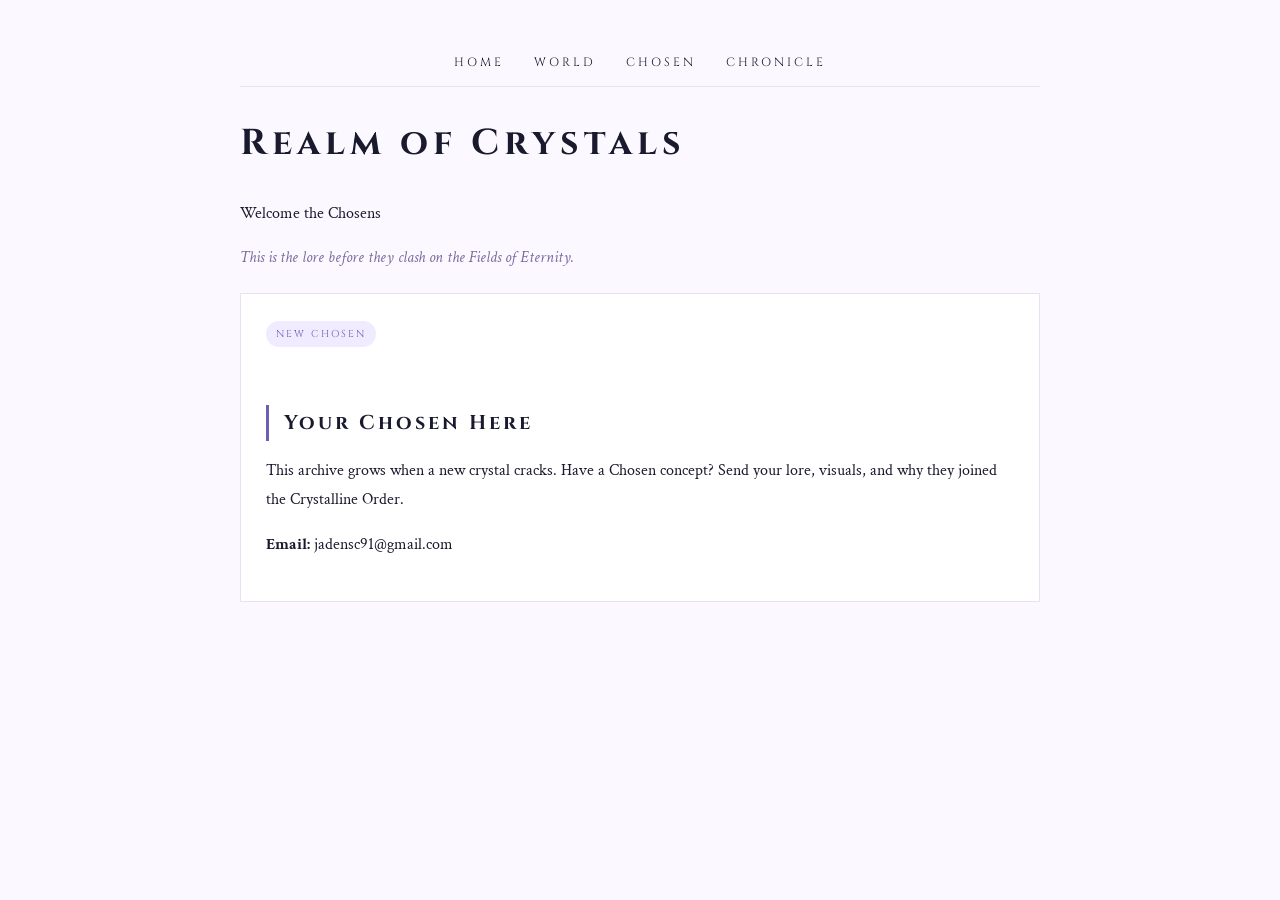
<file: index.html>
<!DOCTYPE html>
<html lang="en">
<head>
<meta charset="UTF-8">
<meta name="viewport" content="width=device-width, initial-scale=1.0">
<title>Realm of Crystals</title>
<head>
<meta charset="UTF-8">
<meta name="viewport" content="width=device-width, initial-scale=1.0">
<title>Realm of Crystals</title>
<link rel="icon" type="image/png" href="logo.png">
<link href="https://fonts.googleapis.com/..."><link href="https://fonts.googleapis.com/css2?family=Cinzel:wght@400;700&family=Crimson+Text&display=swap" rel="stylesheet">
<style>
body{margin:0;background:#fbf9ff;color:#1a1a2e;font-family:'Crimson Text',serif;line-height:1.8}
nav{position:sticky;top:0;z-index:10;background:rgba(251,249,255,0.9);backdrop-filter:blur(10px);border-bottom:1px solid #e8e0f3;padding:12px;text-align:center;font-family:'Cinzel',serif;letter-spacing:3px;font-size:12px}
nav a{margin:0 12px;color:#1a1a2e;text-decoration:none}
nav a:hover{color:#6d5fb5}
.container{max-width:800px;margin:0 auto;padding:40px 20px}
h1{font-family:'Cinzel',serif;letter-spacing:5px;font-size:36px}
h2{font-family:'Cinzel',serif;letter-spacing:3px;font-size:20px;border-left:3px solid #6d5fb5;padding-left:15px;margin:50px 0 15px 0}
.card{background:white;border:1px solid #e8e0f3;padding:25px;margin:20px 0}
.card:hover{box-shadow:0 10px 30px rgba(109,95,181,0.12)}
.tag{display:inline-block;font-family:'Cinzel',serif;font-size:10px;letter-spacing:2px;background:#f0ebff;color:#6d5fb5;padding:4px 10px;border-radius:20px;margin-bottom:8px}
.quote{border-left:2px solid #a89af0;padding-left:20px;font-style:italic;color:#555;margin:15px 0}
</style>
</head>
<body>
<div class="container">
    
<nav>
<a href="index.html">HOME</a>
<a href="world.html">WORLD</a>
<a href="characters.html">CHOSEN</a>
<a href="chronicle.html">CHRONICLE</a>
</nav>

<h1>Realm of Crystals</h1>
<p>Welcome the Chosens</p>
<p style="font-style:italic;color:#7a6a9e;">This is the lore before they clash on the Fields of Eternity.</p>

<div class="card">
<span class="tag">NEW CHOSEN</span>
<h2>Your Chosen Here</h2>
<p>This archive grows when a new crystal cracks. Have a Chosen concept? Send your lore, visuals, and why they joined the Crystalline Order.</p>
<p><b>Email:</b> jadensc91@gmail.com</p>
</div>

</div>
</body>
</html>
</file>
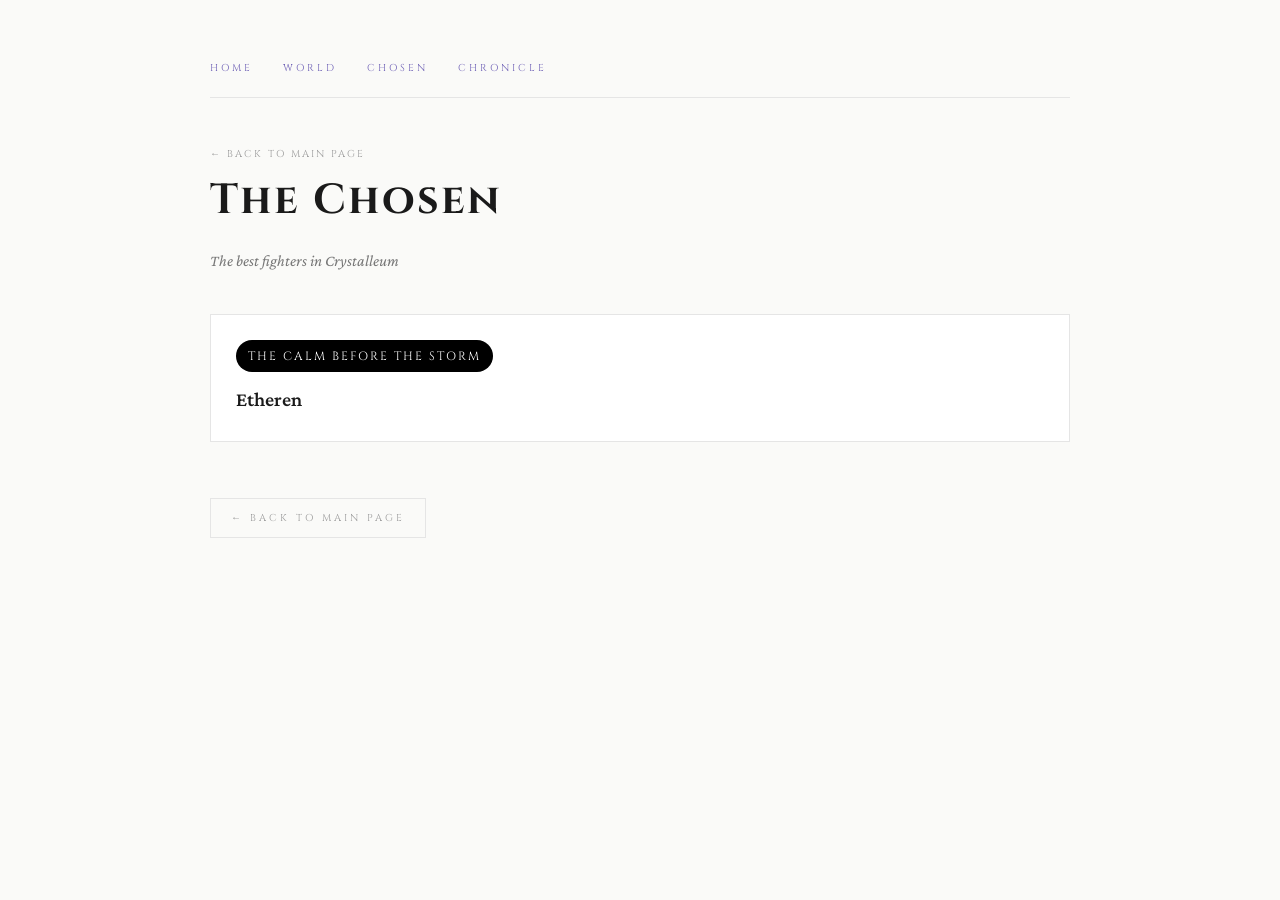
<file: characters.html>
<!DOCTYPE html>
<html lang="en">
<head>
<meta charset="UTF-8">
<meta name="viewport" content="width=device-width, initial-scale=1.0">
<title>Chosen</title>
<link rel="icon" type="image/png" href="logo.png">
<link href="https://fonts.googleapis.com/css2?family=Cinzel:wght@400;700&family=Crimson+Pro:ital,wght@0,400;0,600;1,400&display=swap" rel="stylesheet">
<style>
*{margin:0;padding:0;box-sizing:border-box}
body{font-family:'Crimson Pro',serif;background:#fafaf8;color:#1a1a1a;line-height:1.7}
.container{max-width:900px;margin:0 auto;padding:40px 20px}
nav{display:flex;gap:30px;padding:20px 0;border-bottom:1px solid #e5e5e5;margin-bottom:40px}
nav a{font-family:'Cinzel',serif;font-size:10px;letter-spacing:3px;text-decoration:none;color:#6d5fb5}
nav a:hover{color:#1a1a1a}
h1{font-family:'Cinzel',serif;font-size:42px;margin-bottom:10px;letter-spacing:2px}
.subtitle{font-style:italic;color:#777;margin-bottom:40px}
.card{background:#fff;border:1px solid #e5e5e5;padding:25px;margin-bottom:20px}
.card p{font-size:15px;color:#444;margin-top:8px}
/* TAG - BIGGER + BLACK + WHITE */
.tag{
  display:inline-block;
  font-family:'Cinzel',serif;
  font-size:12px; /* 50% bigger */
  letter-spacing:2px;
  background:black;
  color:white;
  padding:6px 12px;
  border-radius:20px;
  margin-bottom:10px
}
.name-link{
  font-family:'Crimson Pro',serif;
  font-size:20px;
  font-weight:600;
  color:#1a1a1a;
  text-decoration:none;
}
.name-link:hover{color:#6d5fb5}
</style>
</head>
<body>

<div class="container">
    
<nav>
<a href="index.html">HOME</a>
<a href="world.html">WORLD</a>
<a href="characters.html">CHOSEN</a>
<a href="chronicle.html">CHRONICLE</a>
</nav>

<a href="index.html" style="font-family:'Cinzel',serif; font-size:10px; letter-spacing:2px; color:#999; text-decoration:none;">← BACK TO MAIN PAGE</a>

<h1>The Chosen</h1>

<p class="subtitle">The best fighters in Crystalleum</p>

<div class="card">
<span class="tag">THE CALM BEFORE THE STORM</span><br>
<a href="etheren.html" class="name-link">Etheren</a>
</div>

<p style="margin-top:60px;">
<a href="index.html" style="font-family:'Cinzel',serif; font-size:10px; letter-spacing:3px; text-decoration:none; color:#999; border:1px solid #e5e5e5; padding:12px 20px;">← BACK TO MAIN PAGE</a>
</p>

</div>
</body>
</html>
</file>
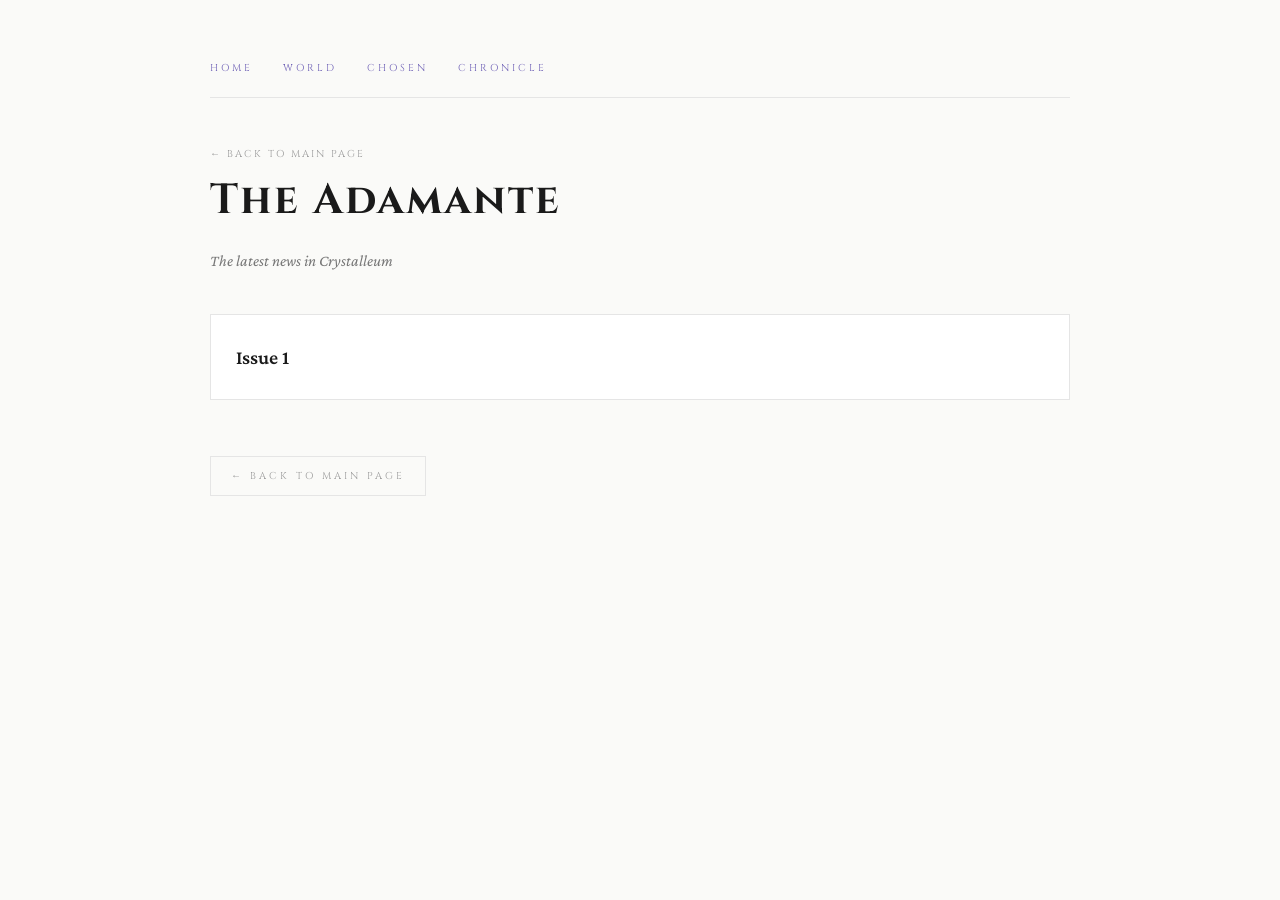
<file: chronicle.html>
<!DOCTYPE html>
<html lang="en">
<head>
<meta charset="UTF-8">
<meta name="viewport" content="width=device-width, initial-scale=1.0">
<title>Chronicle</title>
<link rel="icon" type="image/png" href="logo.png">
<link href="https://fonts.googleapis.com/css2?family=Cinzel:wght@400;700&family=Crimson+Pro:ital,wght@0,400;0,600;1,400&display=swap" rel="stylesheet">
<style>
*{margin:0;padding:0;box-sizing:border-box}
body{font-family:'Crimson Pro',serif;background:#fafaf8;color:#1a1a1a;line-height:1.7}
.container{max-width:900px;margin:0 auto;padding:40px 20px}
nav{display:flex;gap:30px;padding:20px 0;border-bottom:1px solid #e5e5e5;margin-bottom:40px}
nav a{font-family:'Cinzel',serif;font-size:10px;letter-spacing:3px;text-decoration:none;color:#6d5fb5}
nav a:hover{color:#1a1a1a}
h1{font-family:'Cinzel',serif;font-size:42px;margin-bottom:10px;letter-spacing:2px}
.subtitle{font-style:italic;color:#777;margin-bottom:40px}
.card{background:#fff;border:1px solid #e5e5e5;padding:25px;margin-bottom:20px}
.card p{font-size:15px;color:#444;margin-top:8px}
.tag{
  display:inline-block;
  font-family:'Cinzel',serif;
  font-size:12px;
  letter-spacing:2px;
  background:black;
  color:white;
  padding:6px 12px;
  border-radius:20px;
  margin-bottom:10px
}
.name-link{
  font-family:'Crimson Pro',serif;
  font-size:20px;
  font-weight:600;
  color:#1a1a1a;
  text-decoration:none;
}
.name-link:hover{color:#6d5fb5}
</style>
</head>
<body>

<div class="container">
    
<nav>
<a href="index.html">HOME</a>
<a href="world.html">WORLD</a>
<a href="characters.html">CHOSEN</a>
<a href="chronicle.html">CHRONICLE</a>
</nav>

<a href="index.html" style="font-family:'Cinzel',serif; font-size:10px; letter-spacing:2px; color:#999; text-decoration:none;">← BACK TO MAIN PAGE</a>

<h1>The Adamante</h1>

<p class="subtitle">The latest news in Crystalleum</p>

<div class="card">
<a href="issue1.html" class="name-link">Issue 1</a>
</div>

<p style="margin-top:60px;">
<a href="index.html" style="font-family:'Cinzel',serif; font-size:10px; letter-spacing:3px; text-decoration:none; color:#999; border:1px solid #e5e5e5; padding:12px 20px;">← BACK TO MAIN PAGE</a>
</p>

</div>
</body>
</html>
</file>
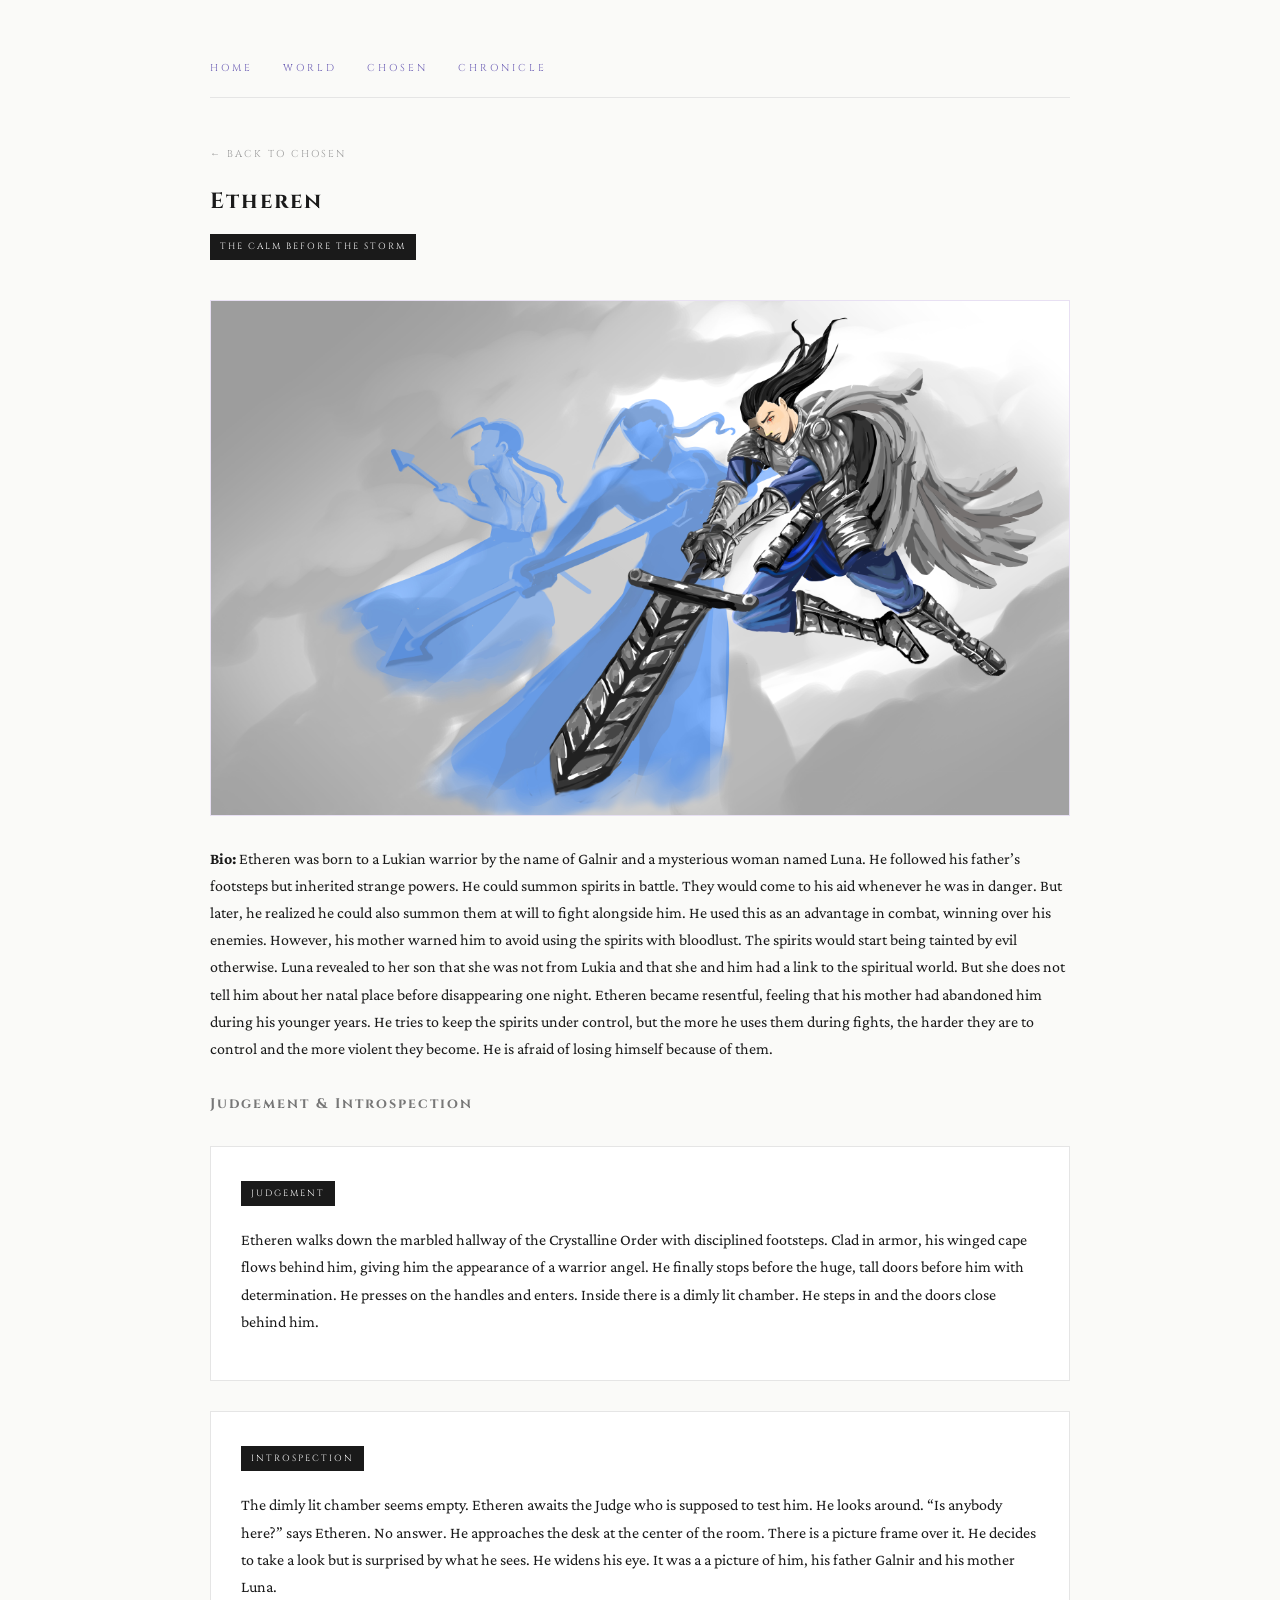
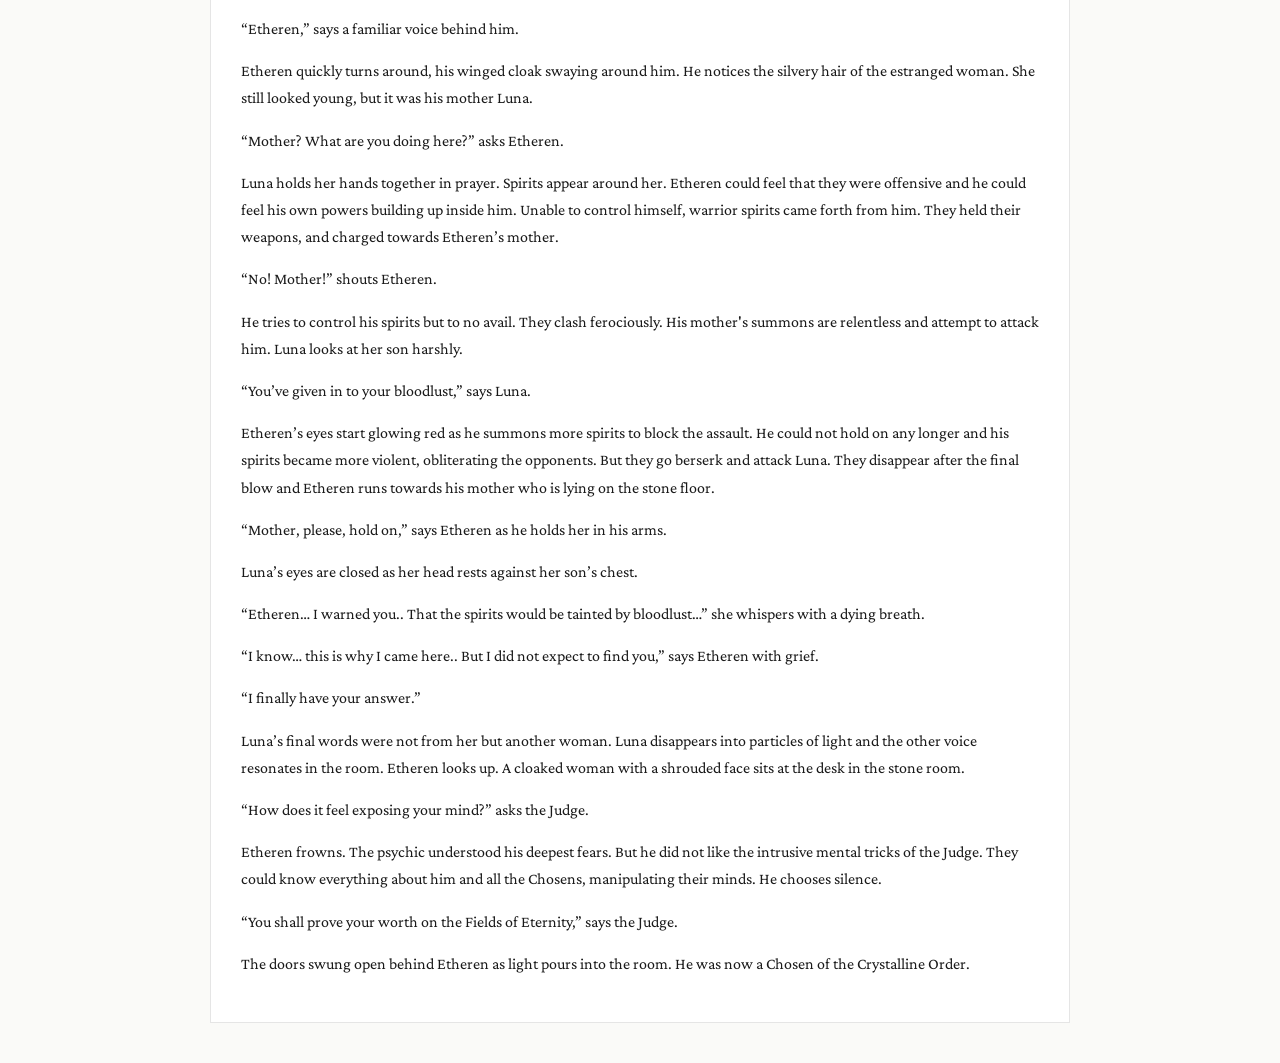
<file: etheren.html>
<!DOCTYPE html>
<html lang="en">
<head>
<meta charset="UTF-8">
<meta name="viewport" content="width=device-width, initial-scale=1.0">
<title>Etheren, the Calm Before the Storm</title>
  <link rel="icon" type="image/png" href="logo.png">
<link href="https://fonts.googleapis.com/css2?family=Cinzel:wght@400;700&family=Crimson+Pro:ital,wght@0,400;0,600;1,400&display=swap" rel="stylesheet">
<style>
*{margin:0;padding:0;box-sizing:border-box}
body{font-family:'Crimson Pro',serif;background:#fafaf8;color:#1a1a1a;line-height:1.7}
.container{max-width:900px;margin:0 auto;padding:40px 20px}
nav{display:flex;gap:30px;padding:20px 0;border-bottom:1px solid #e5e5e5;margin-bottom:40px}
nav a{font-family:'Cinzel',serif;font-size:10px;letter-spacing:3px;text-decoration:none;color:#6d5fb5}
nav a:hover{color:#1a1a1a}
h1{font-family:'Cinzel',serif;font-size:22px;margin-bottom:10px;letter-spacing:2px} /* SMALLER - BIO */
h2{font-family:'Cinzel',serif;font-size:14px;margin-top:30px;margin-bottom:10px;letter-spacing:2px;color:#777} /* SMALLER - JUDGMENT */
.subtitle{font-style:italic;color:#777;margin-bottom:30px}
.tag{display:inline-block;font-family:'Cinzel',serif;font-size:9px;letter-spacing:2px;background:#1a1a1a;color:#fff;padding:5px 10px;margin-bottom:20px}
.card{background:#fff;border:1px solid #e5e5e5;padding:30px;margin-top:30px}
.card p{margin-bottom:15px}
.back{display:inline-block;font-family:'Cinzel',serif;font-size:10px;letter-spacing:2px;color:#999;text-decoration:none;margin-bottom:20px}
.back:hover{color:#1a1a1a}
</style>
</head>
<body>
<div class="container">
  
<nav>
<a href="index.html">HOME</a>
<a href="world.html">WORLD</a>
<a href="characters.html">CHOSEN</a>
<a href="chronicle.html">CHRONICLE</a>
</nav>

<a class="back" href="characters.html">← BACK TO CHOSEN</a></a>

<h1>Etheren</h1>
<span class="tag">THE CALM BEFORE THE STORM</span>

<img src="chosen.jpg" style="width:100%;border:1px solid #e8e0f3;margin:20px 0">
<p><b>Bio:</b> Etheren was born to a Lukian warrior by the name of Galnir and a mysterious woman named Luna. He followed his father’s footsteps but inherited strange powers. He could summon spirits in battle. They would come to his aid whenever he was in danger. But later, he realized he could also summon them at will to fight alongside him. He used this as an advantage in combat, winning over his enemies. However, his mother warned him to avoid using the spirits with bloodlust. The spirits would start being tainted by evil otherwise. Luna revealed to her son that she was not from Lukia and that she and him had a link to the spiritual world. But she does not tell him about her natal place before disappearing one night. Etheren became resentful, feeling that his mother had abandoned him during his younger years. He tries to keep the spirits under control, but the more he uses them during fights, the harder they are to control and the more violent they become. He is afraid of losing himself because of them.</p>


<section id="judgement-introspection">
  <h2>Judgement & Introspection</h2>
  
  <div class="card judgement">
    <span class="tag">JUDGEMENT</span>
    <p>Etheren walks down the marbled hallway of the Crystalline Order with disciplined footsteps. Clad in armor, his winged cape flows behind him, giving him the appearance of a warrior angel. He finally stops before the huge, tall doors before him with determination. He presses on the handles and enters. Inside there is a dimly lit chamber. He steps in and the doors close behind him.
</p>
  </div>

  <div class="card introspection">
    <span class="tag">INTROSPECTION</span>
    <p>The dimly lit chamber seems empty. Etheren awaits the Judge who is supposed to test him. He looks around. “Is anybody here?” says Etheren. No answer. He approaches the desk at the center of the room. There is a picture frame over it. He decides to take a look but is surprised by what he sees. He widens his eye. It was a a picture of him, his father Galnir and his mother Luna.</p>

<p>“Etheren,” says a familiar voice behind him.</p>

<p>Etheren quickly turns around, his winged cloak swaying around him. He notices the silvery hair of the estranged woman. She still looked young, but it was his mother Luna.</p>

<p>“Mother? What are you doing here?” asks Etheren.</p>

<p>Luna holds her hands together in prayer. Spirits appear around her. Etheren could feel that they were offensive and he could feel his own powers building up inside him. Unable to control himself, warrior spirits came forth from him. They held their weapons, and charged towards Etheren’s mother.</p>

<p>“No! Mother!” shouts Etheren.</p> 

<p>He tries to control his spirits but to no avail. They clash ferociously. His mother's summons are relentless and attempt to attack him. Luna looks at her son harshly.</p>

<p>“You’ve given in to your bloodlust,” says Luna.</p>

<p>Etheren’s eyes start glowing red as he summons more spirits to block the assault. He could not hold on any longer and his spirits became more violent, obliterating the opponents. But they go berserk and attack Luna. They disappear after the final blow and Etheren runs towards his mother who is lying on the stone floor.</p> 

<p>“Mother, please, hold on,” says Etheren as he holds her in his arms.</p>

<p>Luna’s eyes are closed as her head rests against her son’s chest.</p>

<p>“Etheren… I warned you.. That the spirits would be tainted by bloodlust…” she whispers with a dying breath.</p>

<p>“I know… this is why I came here.. But I did not expect to find you,” says Etheren with grief.</p>

<p>“I finally have your answer.”</p>

<p>Luna’s final words were not from her but another woman. Luna disappears into particles of light and the other voice resonates in the room. Etheren looks up. A cloaked woman with a shrouded face sits at the desk in the stone room.</p>

<p>“How does it feel exposing your mind?” asks the Judge.</p>

<p>Etheren frowns. The psychic understood his deepest fears. But he did not like the intrusive mental tricks of the Judge. They could know everything about him and all the Chosens, manipulating their minds. He chooses silence.</p>

<p>“You shall prove your worth on the Fields of Eternity,” says the Judge.</p> 

<p>The doors swung open behind Etheren as light pours into the room. He was now a Chosen of the Crystalline Order. 
</p>
  </div>
</section>

</body>
</html>
</file>
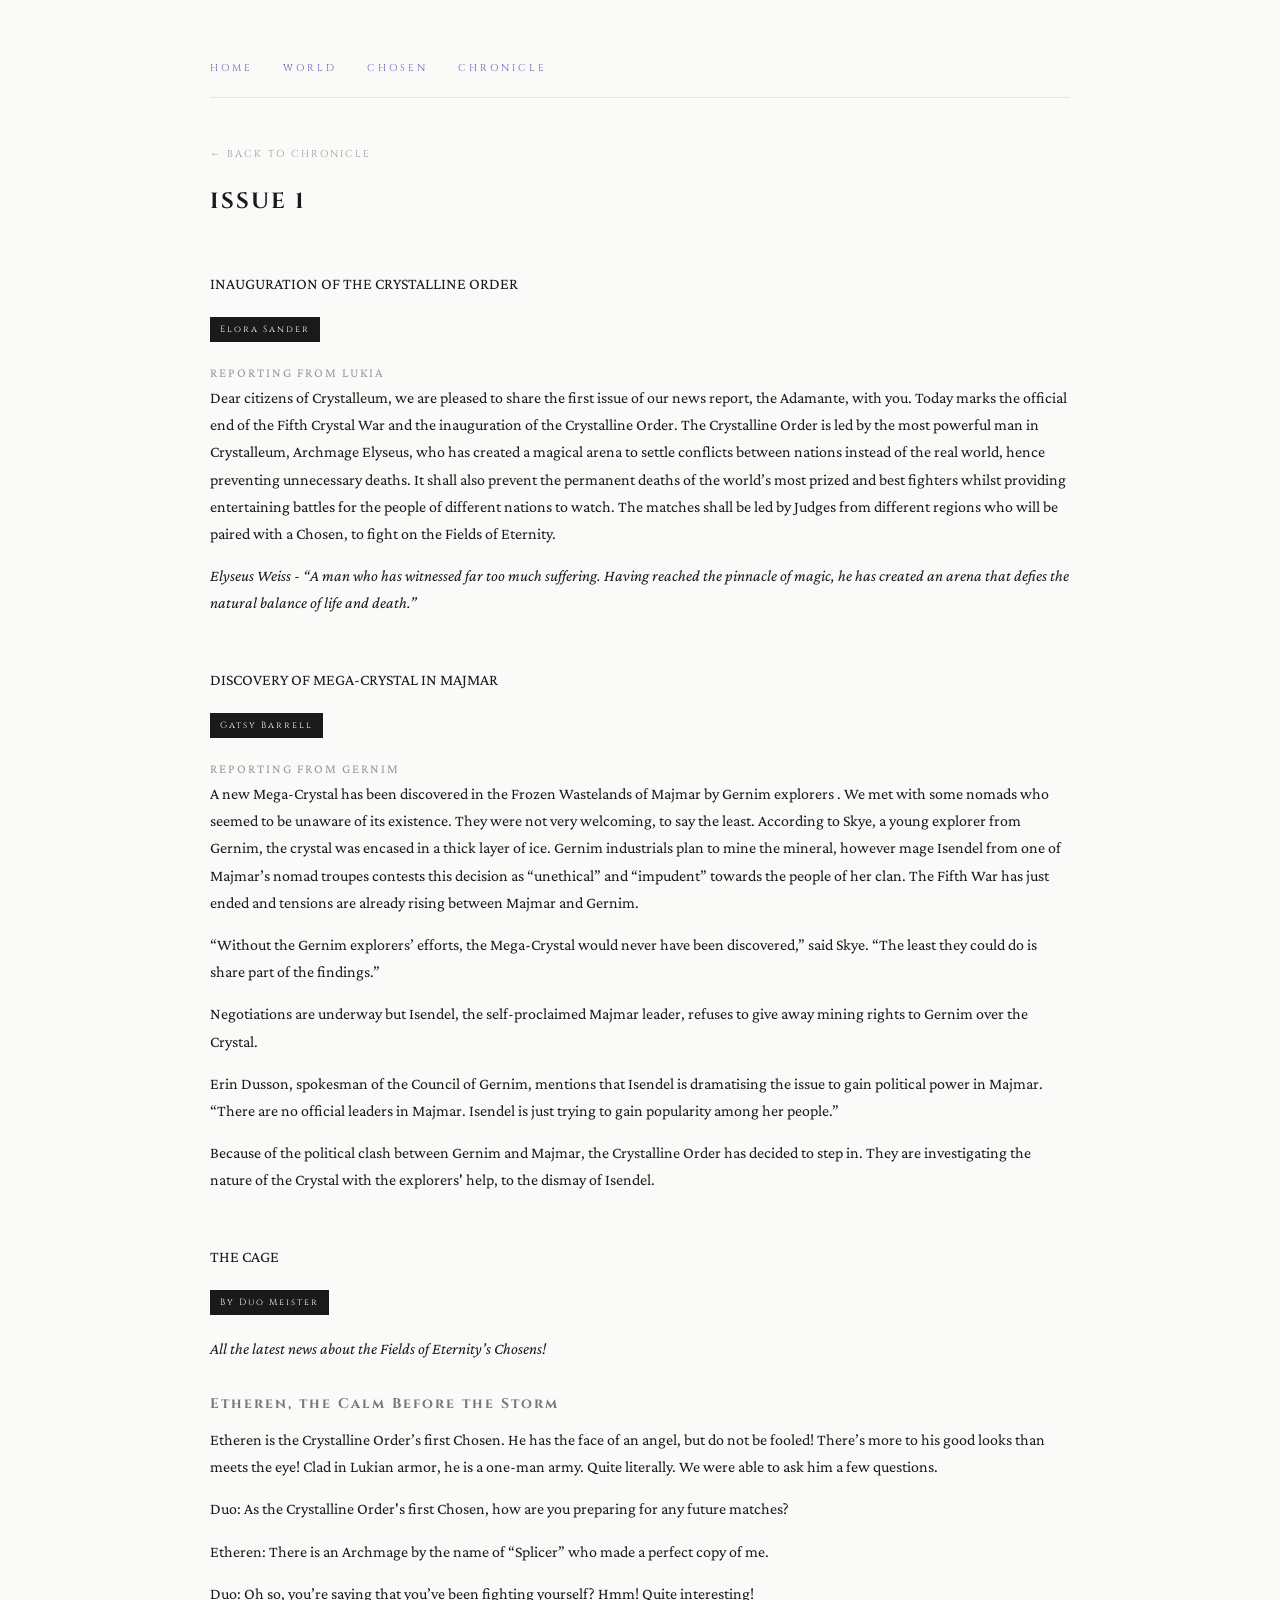
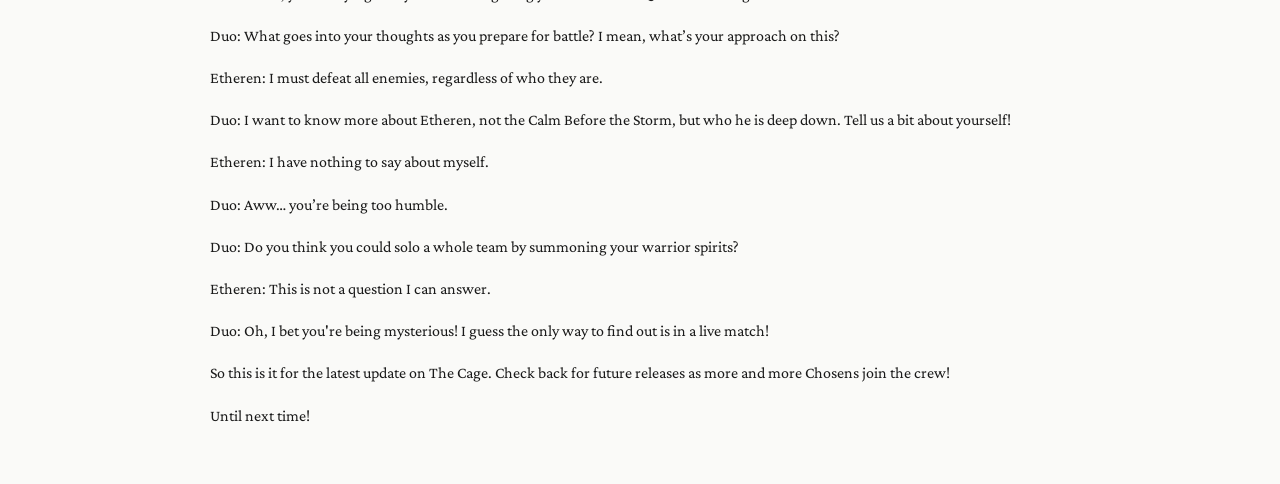
<file: issue1.html>
<!DOCTYPE html>
<html lang="en">
<head>
<meta charset="UTF-8">
<meta name="viewport" content="width=device-width, initial-scale=1.0">
<title>Issue 1</title>
  <link rel="icon" type="image/png" href="logo.png">
<link href="https://fonts.googleapis.com/css2?family=Cinzel:wght@400;700&family=Crimson+Pro:ital,wght@0,400;0,600;1,400&display=swap" rel="stylesheet">
<style>
*{margin:0;padding:0;box-sizing:border-box}
body{font-family:'Crimson Pro',serif;background:#fafaf8;color:#1a1a1a;line-height:1.7}
.container{max-width:900px;margin:0 auto;padding:40px 20px}
nav{display:flex;gap:30px;padding:20px 0;border-bottom:1px solid #e5e5e5;margin-bottom:40px}
nav a{font-family:'Cinzel',serif;font-size:10px;letter-spacing:3px;text-decoration:none;color:#6d5fb5}
nav a:hover{color:#1a1a1a}
h1{font-family:'Cinzel',serif;font-size:22px;margin-bottom:10px;letter-spacing:2px}
h2{font-family:'Cinzel',serif;font-size:14px;margin-top:30px;margin-bottom:10px;letter-spacing:2px;color:#777}
.subtitle{font-style:italic;color:#777;margin-top:50px !important;margin-bottom:8px !important;display:inline-block}
.tag{display:inline-block;font-family:'Cinzel',serif;font-size:9px;letter-spacing:2px;background:#1a1a1a;color:#fff;padding:5px 10px;margin-bottom:20px}
.card{background:#fff;border:1px solid #e5e5e5;padding:30px;margin-top:10px}
.back{display:inline-block;font-family:'Cinzel',serif;font-size:10px;letter-spacing:2px;color:#999;text-decoration:none;margin-bottom:20px}
.back:hover{color:#1a1a1a}

/* SPACE BETWEEN P */
p{font-size:16px;margin-bottom:15px}
.card p{margin-bottom:20px}

h3{font-size:13px;font-weight:400;letter-spacing:2px;text-transform:uppercase;color:#999}
</style>
</head>
<body>
<div class="container">
  
<nav>
<a href="index.html">HOME</a>
<a href="world.html">WORLD</a>
<a href="characters.html">CHOSEN</a>
<a href="chronicle.html">CHRONICLE</a>
</nav>

<a class="back" href="chronicle.html">← BACK TO CHRONICLE</a></a>

<h1>ISSUE 1</h1>

<section id="          
Inauguration of the Crystalline Order>
  <h2>The Fields of Eternity: An innovative arena that will change the world</h2>
  
  <p class="subtitle" style="margin-top:50px; margin-bottom:8px;">INAUGURATION OF THE CRYSTALLINE ORDER</p>
  
    <span class="tag">Elora Sander </span>
    <h3>reporting from Lukia</h3>
    <p>Dear citizens of Crystalleum, we are pleased to share the first issue of our news report, the Adamante, with you. Today marks the official end of the Fifth Crystal War and the inauguration of the Crystalline Order. The Crystalline Order is led by the most powerful man in Crystalleum, Archmage Elyseus, who has created a magical arena to settle conflicts between nations instead of the real world, hence preventing unnecessary deaths. It shall also prevent the permanent deaths of the world’s most prized and best fighters whilst providing entertaining battles for the people of different nations to watch. The matches shall be led by Judges from different regions who will be paired with a Chosen, to fight on the Fields of Eternity.</p>

<p><i>Elyseus Weiss - “A man who has witnessed far too much suffering. Having reached the pinnacle of magic, he has created an arena that defies the natural balance of life and death.”
</p></i>

<p></p>

<section id="          
Discovery of Mega-Crystal in Majmar
>
  
<p class="subtitle" style="margin-top:50px; margin-bottom:8px;">DISCOVERY OF MEGA-CRYSTAL IN MAJMAR</p>

    <span class="tag">Gatsy Barrell</span>
    <h3>reporting from Gernim</h3>

<p>A new Mega-Crystal has been discovered in the Frozen Wastelands of Majmar by Gernim explorers . We met with some nomads who seemed to be unaware of its existence. They were not very welcoming, to say the least. According to Skye, a young explorer from Gernim, the crystal was encased in a thick layer of ice. Gernim industrials plan to mine the mineral, however mage Isendel from one of Majmar’s nomad troupes contests this decision as “unethical” and  “impudent” towards the people of her clan. The Fifth War has just ended and tensions are already rising between Majmar and Gernim. 
</p>

<p>“Without the Gernim explorers’ efforts, the Mega-Crystal would never have been discovered,” said Skye. “The least they could do is share part of the findings.” 
</p>

<p>Negotiations are underway but Isendel, the self-proclaimed Majmar leader,  refuses to give away mining rights to Gernim over the Crystal.
</p>

<p>Erin Dusson, spokesman of the Council of Gernim, mentions that Isendel is dramatising the issue to gain political power in Majmar. “There are no official leaders in Majmar. Isendel is just trying to gain popularity among her people.”
</p>

<p>Because of the political clash between Gernim and Majmar, the Crystalline Order has decided to step in. They are investigating the nature of the Crystal with the explorers' help, to the dismay of Isendel. 
</p>

<p></p>

<section id="          
The Cage>
  <h2>The Cage>
</h2>
  
<p class="subtitle" style="margin-top:50px; margin-bottom:8px;">THE CAGE</p>

    <span class="tag">By Duo Meister </span>
    
    <p><i>All the latest news about the Fields of Eternity’s Chosens!</i></p>

    <h2>Etheren, the Calm Before the Storm</h2>

    <p>
Etheren is the Crystalline Order’s first Chosen. He has the face of an angel, but do not be fooled! There’s more to his good looks than meets the eye! Clad in Lukian armor, he is a one-man army. Quite literally. We were able to ask him a few questions.
</p>

<p>Duo: As the Crystalline Order's first Chosen, how are you preparing for any future matches?
</p>

<p>Etheren: There is an Archmage by the name of “Splicer” who made a perfect copy of me.
</p>

<p>Duo: Oh so, you’re saying that you’ve been fighting yourself? Hmm! Quite interesting!
</p>

<p>Duo: What goes into your thoughts as you prepare for battle? I mean, what’s your approach on this?
</p>

<p>Etheren: I must defeat all enemies, regardless of who they are.
</p>

<p>Duo: I want to know more about Etheren, not the Calm Before the Storm, but who he is deep down. Tell us a bit about yourself!
</p>

<p>Etheren: I have nothing to say about myself.
</p>

<p>Duo: Aww… you’re being too humble.
</p>

<p>Duo: Do you think you could solo a whole team by summoning your warrior spirits?</p>

<p>Etheren: This is not a question I can answer.
</p>

<p>
Duo: Oh, I bet you're being mysterious! I guess the only way to find out is in a live match!
</p>

<p>So this is it for the latest update on The Cage. Check back for future releases as more and more Chosens join the crew!
</p>

<p>Until next time!</p>
  </div>

  </div>
</section>

</body>
</html>
</file>
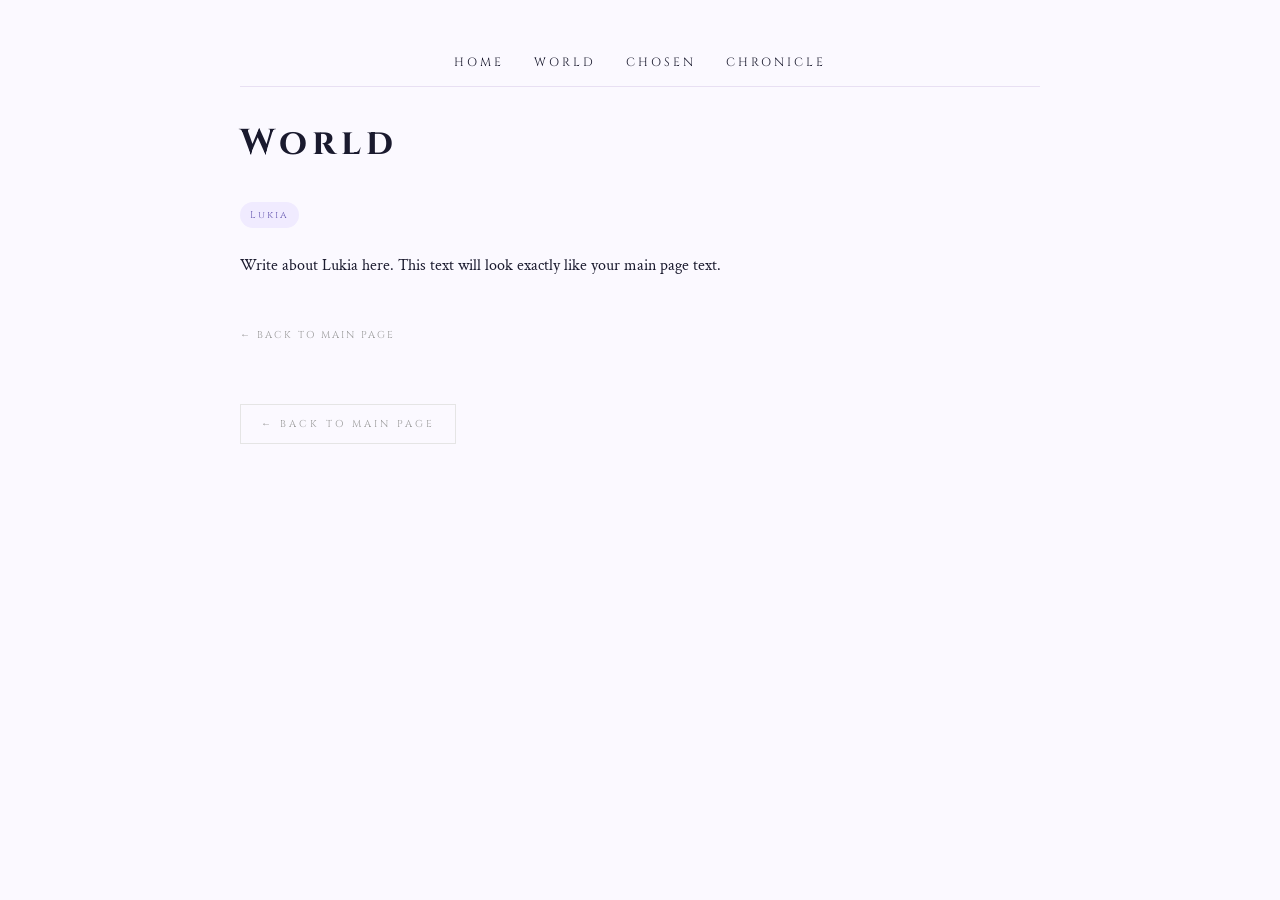
<file: world.html>
<!DOCTYPE html>
<html lang="en">
<head>
<meta charset="UTF-8">
<meta name="viewport" content="width=device-width, initial-scale=1.0">
<title>World</title>
  <link rel="icon" type="image/png" href="logo.png">
<link href="https://fonts.googleapis.com/css2?family=Cinzel:wght@400;700&family=Crimson+Text&display=swap" rel="stylesheet">
<style>
body{margin:0;background:#fbf9ff;color:#1a1a2e;font-family:'Crimson Text',serif;line-height:1.8}
nav{position:sticky;top:0;z-index:10;background:rgba(251,249,255,0.9);backdrop-filter:blur(10px);border-bottom:1px solid #e8e0f3;padding:12px;text-align:center;font-family:'Cinzel',serif;letter-spacing:3px;font-size:12px}
nav a{margin:0 12px;color:#1a1a2e;text-decoration:none}
nav a:hover{color:#6d5fb5}
.container{max-width:800px;margin:0 auto;padding:40px 20px}
h1{font-family:'Cinzel',serif;letter-spacing:5px;font-size:36px}
h2{font-family:'Cinzel',serif;letter-spacing:3px;font-size:20px;border-left:3px solid #6d5fb5;padding-left:15px;margin:50px 0 15px 0}
.card{background:white;border:1px solid #e8e0f3;padding:25px;margin:20px 0}
.card:hover{box-shadow:0 10px 30px rgba(109,95,181,0.12)}
.tag{display:inline-block;font-family:'Cinzel',serif;font-size:10px;letter-spacing:2px;background:#f0ebff;color:#6d5fb5;padding:4px 10px;border-radius:20px;margin-bottom:8px}
.quote{border-left:2px solid #a89af0;padding-left:20px;font-style:italic;color:#555;margin:15px 0}
</style>
</head>
<body>
<div class="container">

<nav>
<a href="index.html">HOME</a>
<a href="world.html">WORLD</a>
<a href="characters.html">CHOSEN</a>
<a href="chronicle.html">CHRONICLE</a>
</nav>

<h1>World</h1>
<div class="tag">Lukia</div>

<p>
Write about Lukia here. This text will look exactly like your main page text.
</p>

<p style="margin-top:40px;">
<a href="index.html" style="font-family:'Cinzel',serif; font-size:10px; letter-spacing:2px; color:#999; text-decoration:none;">← BACK TO MAIN PAGE</a>
</p>

<p style="margin-top:60px;">
<a href="index.html" style="font-family:'Cinzel',serif; font-size:10px; letter-spacing:3px; text-decoration:none; color:#999; border:1px solid #e5e5e5; padding:12px 20px;">← BACK TO MAIN PAGE</a>
</p>

</div>
</body>
</html>
</file>
